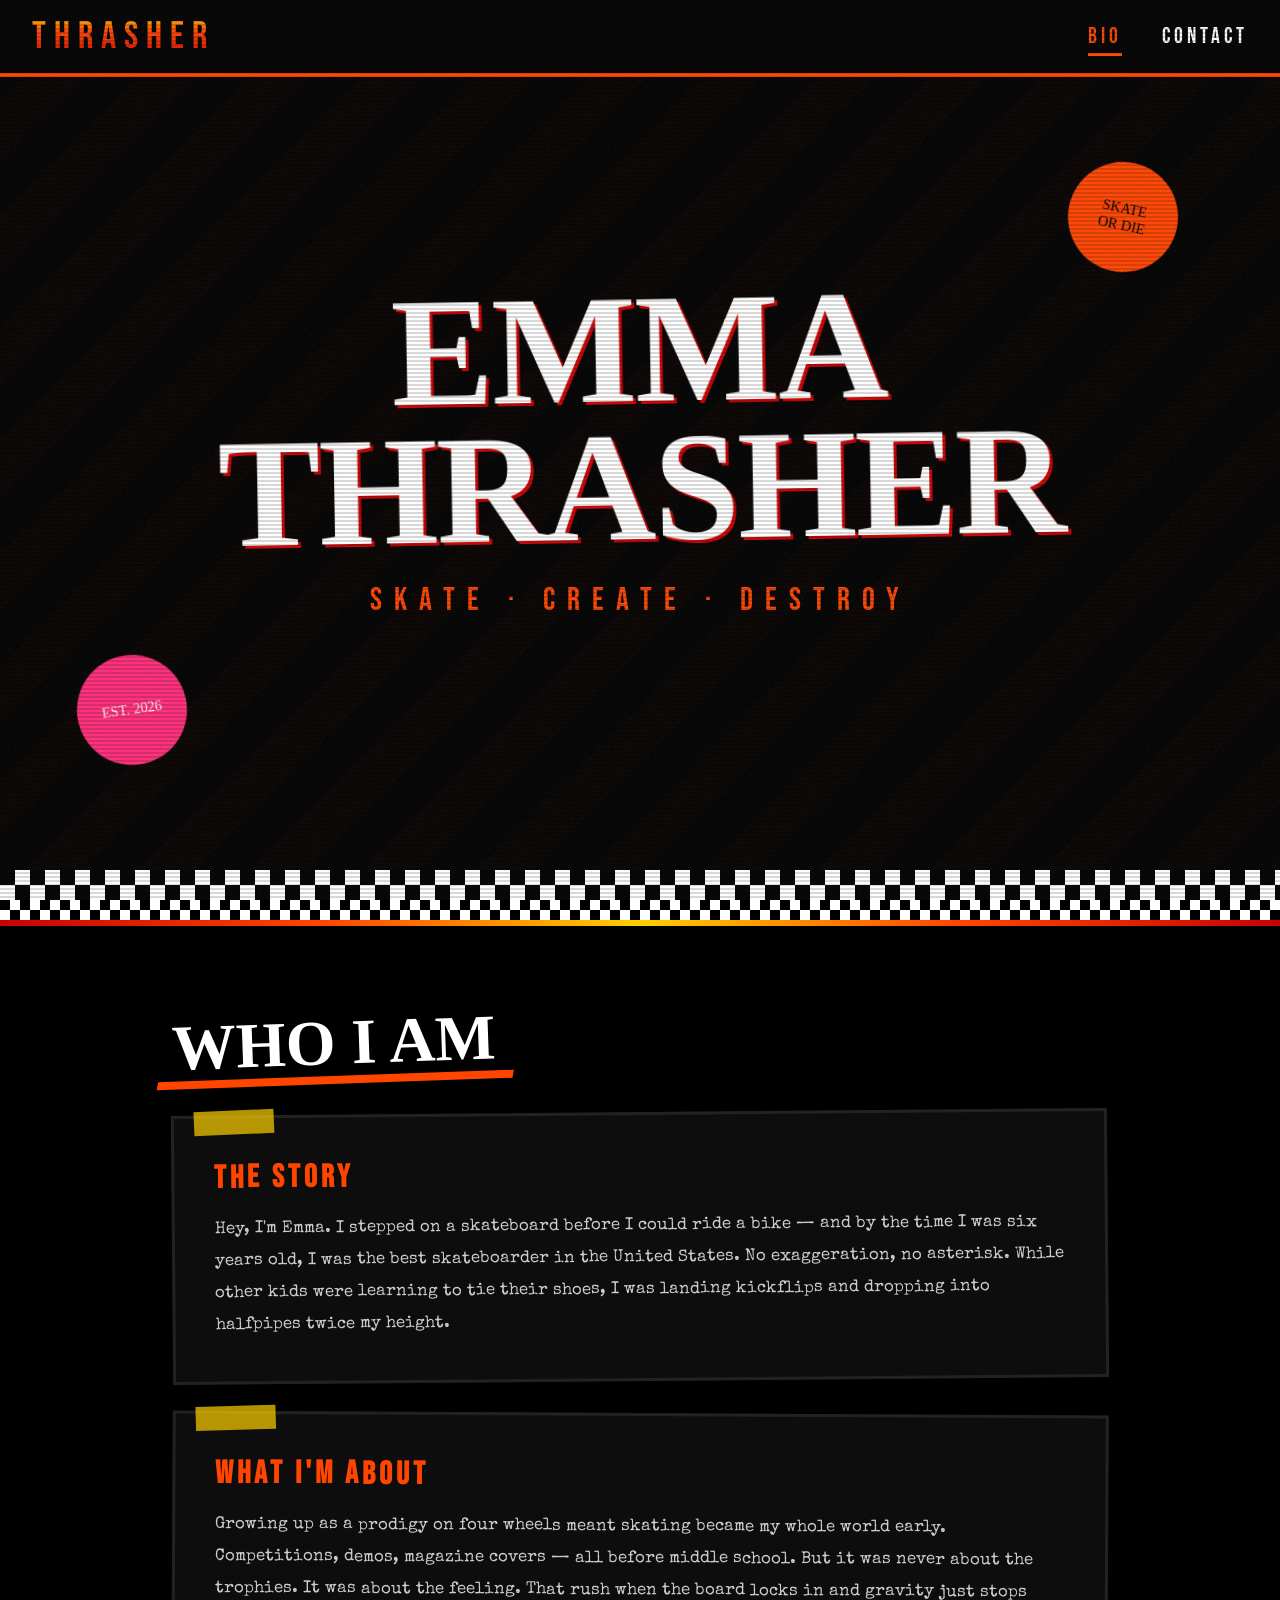
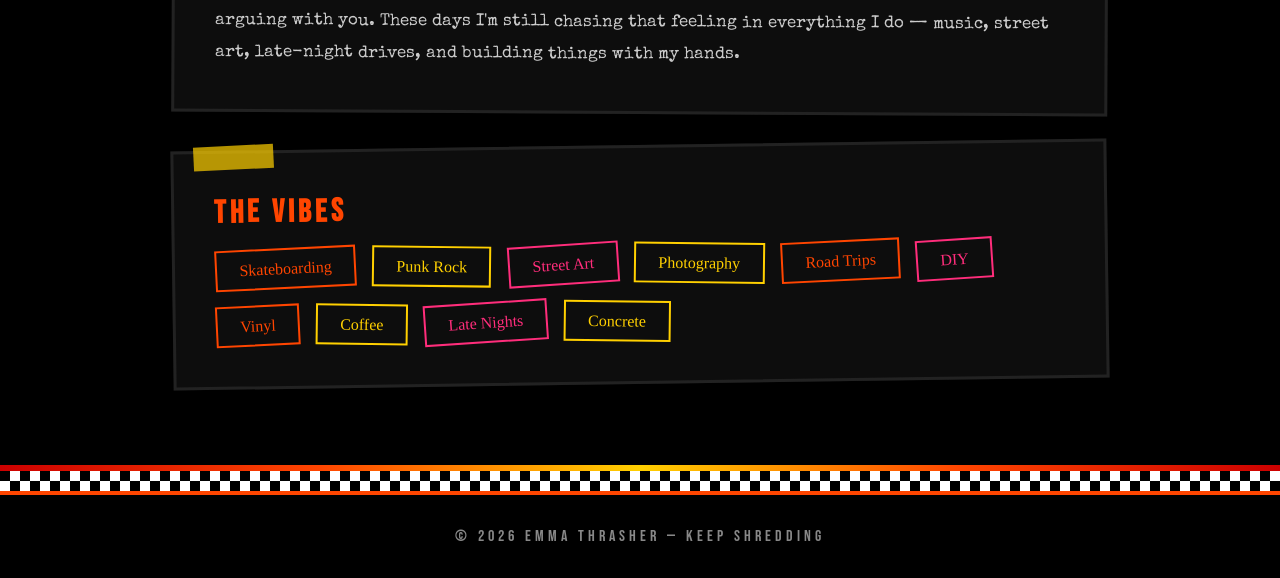
<file: index.html>
<!DOCTYPE html>
<html lang="en">
<head>
  <meta charset="UTF-8">
  <meta name="viewport" content="width=device-width, initial-scale=1.0">
  <title>EMMA THRASHER</title>
  <link rel="stylesheet" href="styles.css">
</head>
<body>

  <nav>
    <div class="logo">THRASHER</div>
    <ul class="nav-links">
      <li><a href="index.html" class="active">Bio</a></li>
      <li><a href="contact.html">Contact</a></li>
    </ul>
  </nav>

  <section class="hero">
    <div class="sticker sticker-1">SKATE OR DIE</div>
    <div class="sticker sticker-2">EST. 2026</div>
    <h1 class="hero-name">Emma<br>Thrasher</h1>
    <p class="hero-sub">Skate &middot; Create &middot; Destroy</p>
  </section>

  <div class="checker-strip"></div>
  <div class="divider"></div>

  <section class="section">
    <h2 class="section-title">Who I Am</h2>
    <div class="bio-grid">

      <div class="bio-card">
        <h2>The Story</h2>
        <p>
          Hey, I'm Emma. I stepped on a skateboard before I could ride a bike — and by
          the time I was six years old, I was the best skateboarder in the United States.
          No exaggeration, no asterisk. While other kids were learning to tie their shoes,
          I was landing kickflips and dropping into halfpipes twice my height.
        </p>
      </div>

      <div class="bio-card">
        <h2>What I'm About</h2>
        <p>
          Growing up as a prodigy on four wheels meant skating became my whole world early.
          Competitions, demos, magazine covers — all before middle school. But it was never
          about the trophies. It was about the feeling. That rush when the board locks in
          and gravity just stops arguing with you. These days I'm still chasing that feeling
          in everything I do — music, street art, late-night drives, and building things
          with my hands.
        </p>
      </div>

      <div class="bio-card">
        <h2>The Vibes</h2>
        <div class="tag-wall">
          <span class="tag">Skateboarding</span>
          <span class="tag">Punk Rock</span>
          <span class="tag">Street Art</span>
          <span class="tag">Photography</span>
          <span class="tag">Road Trips</span>
          <span class="tag">DIY</span>
          <span class="tag">Vinyl</span>
          <span class="tag">Coffee</span>
          <span class="tag">Late Nights</span>
          <span class="tag">Concrete</span>
        </div>
      </div>

    </div>
  </section>

  <div class="divider"></div>
  <div class="checker-strip"></div>

  <footer>
    &copy; 2026 Emma Thrasher &mdash; Keep Shredding
  </footer>

</body>
</html>
</file>
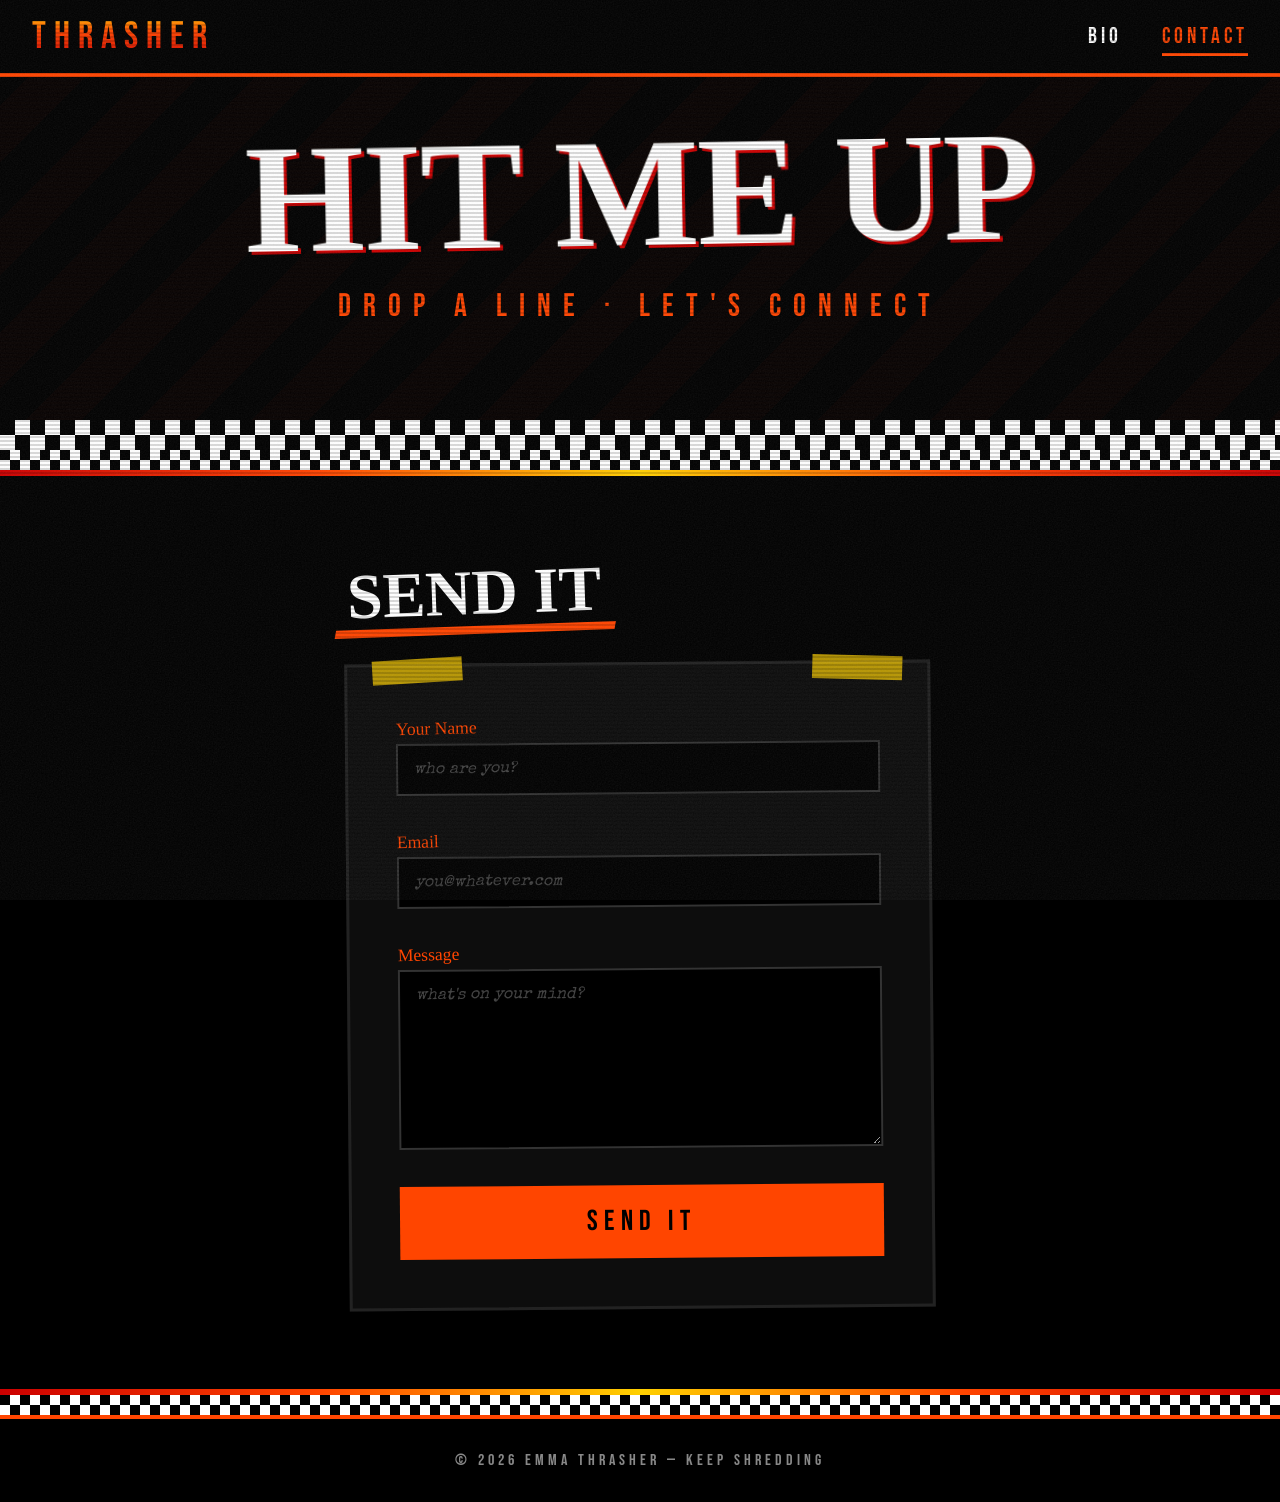
<file: contact.html>
<!DOCTYPE html>
<html lang="en">
<head>
  <meta charset="UTF-8">
  <meta name="viewport" content="width=device-width, initial-scale=1.0">
  <title>CONTACT — EMMA THRASHER</title>
  <link rel="stylesheet" href="styles.css">
</head>
<body>

  <nav>
    <div class="logo">THRASHER</div>
    <ul class="nav-links">
      <li><a href="index.html">Bio</a></li>
      <li><a href="contact.html" class="active">Contact</a></li>
    </ul>
  </nav>

  <section class="hero" style="min-height: 50vh;">
    <h1 class="hero-name">Hit Me Up</h1>
    <p class="hero-sub">Drop a line &middot; Let's connect</p>
  </section>

  <div class="checker-strip"></div>
  <div class="divider"></div>

  <div class="contact-wrap">
    <h2 class="section-title" style="margin-bottom: 2rem;">Send It</h2>

    <form class="contact-form" onsubmit="handleSubmit(event)">
      <div class="form-group">
        <label for="name">Your Name</label>
        <input type="text" id="name" name="name" placeholder="who are you?" required>
      </div>

      <div class="form-group">
        <label for="email">Email</label>
        <input type="email" id="email" name="email" placeholder="you@whatever.com" required>
      </div>

      <div class="form-group">
        <label for="message">Message</label>
        <textarea id="message" name="message" placeholder="what's on your mind?" required></textarea>
      </div>

      <button type="submit" class="submit-btn">SEND IT</button>
      <p class="form-status" id="formStatus"></p>
    </form>
  </div>

  <div class="divider"></div>
  <div class="checker-strip"></div>

  <footer>
    &copy; 2026 Emma Thrasher &mdash; Keep Shredding
  </footer>

  <script>
    function handleSubmit(e) {
      e.preventDefault();
      const status = document.getElementById('formStatus');
      status.style.display = 'block';
      status.textContent = 'MESSAGE SENT. STAY RAD.';
      e.target.reset();
      setTimeout(() => { status.style.display = 'none'; }, 4000);
    }
  </script>

</body>
</html>
</file>
<file: styles.css>
@import url('https://fonts.googleapis.com/css2?family=Permanent+Marker&family=Bebas+Neue&family=Special+Elite&display=swap');

* {
  margin: 0;
  padding: 0;
  box-sizing: border-box;
}

:root {
  --flame-orange: #ff4500;
  --flame-yellow: #ffd000;
  --flame-red: #cc0000;
  --hot-pink: #ff2d7b;
  --black: #000;
  --off-black: #0d0d0d;
  --white: #fff;
  --grey: #888;
}

html { scroll-behavior: smooth; }

body {
  background: var(--black);
  color: var(--white);
  font-family: 'Special Elite', monospace;
  overflow-x: hidden;
  cursor: crosshair;
}

/* ========= GRIT TEXTURE ========= */
body::after {
  content: '';
  position: fixed;
  inset: 0;
  background-image: url("data:image/svg+xml,%3Csvg width='300' height='300' xmlns='http://www.w3.org/2000/svg'%3E%3Cfilter id='g'%3E%3CfeTurbulence type='fractalNoise' baseFrequency='0.75' numOctaves='4'/%3E%3CfeColorMatrix type='saturate' values='0'/%3E%3C/filter%3E%3Crect width='100%25' height='100%25' filter='url(%23g)' opacity='0.08'/%3E%3C/svg%3E");
  pointer-events: none;
  z-index: 9999;
}

/* ========= SCANLINES ========= */
body::before {
  content: '';
  position: fixed;
  inset: 0;
  background: repeating-linear-gradient(
    0deg,
    transparent,
    transparent 2px,
    rgba(0,0,0,0.15) 2px,
    rgba(0,0,0,0.15) 4px
  );
  pointer-events: none;
  z-index: 9998;
}

/* ========= NAV ========= */
nav {
  position: fixed;
  top: 0;
  width: 100%;
  z-index: 1000;
  display: flex;
  justify-content: space-between;
  align-items: center;
  padding: 0.8rem 2rem;
  background: var(--black);
  border-bottom: 4px solid var(--flame-orange);
}

.logo {
  font-family: 'Bebas Neue', sans-serif;
  font-size: 2.4rem;
  letter-spacing: 8px;
  text-transform: uppercase;
  color: var(--white);
  background: linear-gradient(180deg, var(--flame-yellow) 0%, var(--flame-orange) 40%, var(--flame-red) 100%);
  -webkit-background-clip: text;
  -webkit-text-fill-color: transparent;
  background-clip: text;
  text-shadow: none;
  position: relative;
}

/* flame flicker on logo */
.logo::after {
  content: 'THRASHER';
  position: absolute;
  left: 0;
  top: 0;
  font-family: 'Bebas Neue', sans-serif;
  font-size: 2.4rem;
  letter-spacing: 8px;
  background: linear-gradient(180deg, var(--flame-yellow), var(--flame-red));
  -webkit-background-clip: text;
  -webkit-text-fill-color: transparent;
  background-clip: text;
  opacity: 0;
  animation: logo-burn 4s infinite;
}

@keyframes logo-burn {
  0%, 90%, 100% { opacity: 0; filter: blur(0); }
  92% { opacity: 0.6; filter: blur(1px); transform: translateX(-1px); }
  94% { opacity: 0; }
  96% { opacity: 0.4; filter: blur(2px); transform: translateX(1px); }
}

.nav-links {
  display: flex;
  gap: 2.5rem;
  list-style: none;
}

.nav-links a {
  font-family: 'Bebas Neue', sans-serif;
  font-size: 1.4rem;
  letter-spacing: 4px;
  text-transform: uppercase;
  text-decoration: none;
  color: var(--white);
  position: relative;
  transition: color 0.2s;
}

.nav-links a:hover {
  color: var(--flame-orange);
  animation: glitch-text 0.3s steps(2) forwards;
}

.nav-links a.active {
  color: var(--flame-orange);
}

.nav-links a.active::after {
  content: '';
  position: absolute;
  bottom: -6px;
  left: 0;
  right: 0;
  height: 3px;
  background: var(--flame-orange);
}

@keyframes glitch-text {
  0% { transform: translate(0); }
  25% { transform: translate(-2px, 1px); }
  50% { transform: translate(2px, -1px); }
  75% { transform: translate(-1px, -1px); }
  100% { transform: translate(0); }
}

/* ========= HERO ========= */
.hero {
  min-height: 100vh;
  display: flex;
  flex-direction: column;
  justify-content: center;
  align-items: center;
  text-align: center;
  padding: 2rem;
  position: relative;
  overflow: hidden;
}

/* huge diagonal stripes bg */
.hero::before {
  content: '';
  position: absolute;
  inset: -50%;
  background: repeating-linear-gradient(
    -45deg,
    transparent,
    transparent 40px,
    rgba(255,69,0,0.03) 40px,
    rgba(255,69,0,0.03) 80px
  );
  animation: stripe-scroll 20s linear infinite;
}

@keyframes stripe-scroll {
  0% { transform: translateX(0); }
  100% { transform: translateX(113px); }
}

/* checkerboard accent */
.hero::after {
  content: '';
  position: absolute;
  bottom: 0;
  left: 0;
  right: 0;
  height: 30px;
  background: repeating-conic-gradient(var(--white) 0% 25%, var(--black) 0% 50%) 0 0 / 30px 30px;
}

.hero-name {
  font-family: 'Permanent Marker', cursive;
  font-size: clamp(4rem, 12vw, 10rem);
  text-transform: uppercase;
  line-height: 0.9;
  letter-spacing: -2px;
  position: relative;
  z-index: 1;
  color: var(--white);
  /* rough text shadow stack for a "stamped" look */
  text-shadow:
    3px 3px 0 var(--flame-red),
    6px 6px 0 rgba(0,0,0,0.4);
  animation: hero-slam 0.6s cubic-bezier(0.22, 1, 0.36, 1) both;
}

@keyframes hero-slam {
  0% { transform: scale(1.8) rotate(-3deg); opacity: 0; }
  100% { transform: scale(1) rotate(-1deg); opacity: 1; }
}

.hero-sub {
  font-family: 'Bebas Neue', sans-serif;
  font-size: clamp(1.2rem, 3vw, 2rem);
  letter-spacing: 12px;
  text-transform: uppercase;
  color: var(--flame-orange);
  margin-top: 1.5rem;
  position: relative;
  z-index: 1;
  animation: fade-up 0.8s 0.3s both;
}

@keyframes fade-up {
  0% { opacity: 0; transform: translateY(30px); }
  100% { opacity: 1; transform: translateY(0); }
}

/* sticker badge */
.sticker {
  position: absolute;
  z-index: 2;
  font-family: 'Permanent Marker', cursive;
  font-size: 0.9rem;
  padding: 0.8rem 1.5rem;
  border-radius: 50%;
  width: 110px;
  height: 110px;
  display: flex;
  align-items: center;
  justify-content: center;
  text-align: center;
  line-height: 1.2;
}

.sticker-1 {
  top: 18%;
  right: 8%;
  background: var(--flame-orange);
  color: var(--black);
  transform: rotate(12deg);
  animation: sticker-pop 0.5s 0.8s both;
}

.sticker-2 {
  bottom: 15%;
  left: 6%;
  background: var(--hot-pink);
  color: var(--white);
  transform: rotate(-8deg);
  animation: sticker-pop 0.5s 1s both;
}

@keyframes sticker-pop {
  0% { transform: scale(0) rotate(0deg); }
  60% { transform: scale(1.2) rotate(15deg); }
  100% { transform: scale(1) rotate(var(--r, 12deg)); }
}

.sticker-2 { --r: -8deg; }

/* ========= SECTION DIVIDER ========= */
.divider {
  height: 6px;
  background: linear-gradient(90deg, var(--flame-red), var(--flame-orange), var(--flame-yellow), var(--flame-orange), var(--flame-red));
  position: relative;
}

/* ========= CONTENT SECTIONS ========= */
.section {
  padding: 5rem 2rem;
  max-width: 1000px;
  margin: 0 auto;
  position: relative;
}

.section-title {
  font-family: 'Permanent Marker', cursive;
  font-size: clamp(2.5rem, 6vw, 4rem);
  text-transform: uppercase;
  color: var(--white);
  margin-bottom: 2rem;
  display: inline-block;
  position: relative;
  transform: rotate(-2deg);
}

.section-title::after {
  content: '';
  position: absolute;
  bottom: -4px;
  left: -5%;
  width: 110%;
  height: 8px;
  background: var(--flame-orange);
  transform: skewX(-12deg);
}

/* ========= BIO CARDS ========= */
.bio-grid {
  display: grid;
  gap: 2rem;
}

.bio-card {
  background: var(--off-black);
  border: 3px solid #222;
  padding: 2.5rem;
  position: relative;
  transform: rotate(var(--tilt, 0deg));
  transition: transform 0.3s, border-color 0.3s;
}

.bio-card:hover {
  transform: rotate(0deg) scale(1.01);
  border-color: var(--flame-orange);
}

.bio-card:nth-child(1) { --tilt: -0.5deg; }
.bio-card:nth-child(2) { --tilt: 0.3deg; }
.bio-card:nth-child(3) { --tilt: -0.8deg; }

/* tape strip on top corner */
.bio-card::before {
  content: '';
  position: absolute;
  top: -8px;
  left: 20px;
  width: 80px;
  height: 24px;
  background: rgba(255, 208, 0, 0.7);
  transform: rotate(-2deg);
}

.bio-card h2 {
  font-family: 'Bebas Neue', sans-serif;
  font-size: 2rem;
  letter-spacing: 4px;
  text-transform: uppercase;
  color: var(--flame-orange);
  margin-bottom: 1rem;
}

.bio-card p {
  font-size: 1.05rem;
  line-height: 1.9;
  color: #ccc;
}

/* ========= INTERESTS TAGS ========= */
.tag-wall {
  display: flex;
  flex-wrap: wrap;
  gap: 1rem;
  margin-top: 0.5rem;
}

.tag {
  display: inline-block;
  padding: 0.6rem 1.4rem;
  font-family: 'Permanent Marker', cursive;
  font-size: 1rem;
  border: 2px solid;
  transform: rotate(var(--r, 0deg));
  transition: all 0.2s;
  cursor: default;
}

.tag:hover {
  transform: rotate(0deg) scale(1.1);
  color: var(--black) !important;
}

.tag:nth-child(odd) { --r: -2deg; border-color: var(--flame-orange); color: var(--flame-orange); }
.tag:nth-child(even) { --r: 1.5deg; border-color: var(--flame-yellow); color: var(--flame-yellow); }
.tag:nth-child(3n) { --r: -3deg; border-color: var(--hot-pink); color: var(--hot-pink); }

.tag:nth-child(odd):hover { background: var(--flame-orange); }
.tag:nth-child(even):hover { background: var(--flame-yellow); }
.tag:nth-child(3n):hover { background: var(--hot-pink); }

/* ========= CONTACT FORM ========= */
.contact-wrap {
  max-width: 650px;
  margin: 0 auto;
  padding: 5rem 2rem;
}

.contact-form {
  background: var(--off-black);
  border: 3px solid #222;
  padding: 3rem;
  position: relative;
  transform: rotate(-0.5deg);
}

/* tape strips */
.contact-form::before,
.contact-form::after {
  content: '';
  position: absolute;
  width: 90px;
  height: 24px;
  background: rgba(255, 208, 0, 0.7);
}
.contact-form::before { top: -8px; left: 25px; transform: rotate(-3deg); }
.contact-form::after { top: -8px; right: 25px; transform: rotate(2deg); }

.form-group {
  margin-bottom: 2rem;
}

.form-group label {
  display: block;
  font-family: 'Permanent Marker', cursive;
  font-size: 1.1rem;
  color: var(--flame-orange);
  margin-bottom: 0.5rem;
  transform: rotate(-1deg);
}

.form-group input,
.form-group textarea {
  width: 100%;
  padding: 1rem;
  background: var(--black);
  border: 2px solid #333;
  color: var(--white);
  font-family: 'Special Elite', monospace;
  font-size: 1rem;
  transition: border-color 0.3s, box-shadow 0.3s;
}

.form-group input:focus,
.form-group textarea:focus {
  outline: none;
  border-color: var(--flame-orange);
  box-shadow: 0 0 20px rgba(255, 69, 0, 0.2);
}

.form-group input::placeholder,
.form-group textarea::placeholder {
  color: #444;
  font-style: italic;
}

.form-group textarea {
  min-height: 180px;
  resize: vertical;
}

.submit-btn {
  display: block;
  width: 100%;
  padding: 1.2rem;
  background: var(--flame-orange);
  color: var(--black);
  font-family: 'Bebas Neue', sans-serif;
  font-size: 1.8rem;
  letter-spacing: 6px;
  text-transform: uppercase;
  border: none;
  cursor: pointer;
  position: relative;
  overflow: hidden;
  transition: transform 0.2s;
}

.submit-btn:hover {
  transform: scale(1.02) rotate(-0.5deg);
  background: var(--flame-yellow);
}

.submit-btn:active {
  transform: scale(0.98);
}

/* glitch flash on hover */
.submit-btn::after {
  content: '';
  position: absolute;
  inset: 0;
  background: var(--flame-red);
  opacity: 0;
  transition: opacity 0.1s;
}

.submit-btn:hover::after {
  animation: btn-flash 0.4s steps(3);
}

@keyframes btn-flash {
  0% { opacity: 0; }
  33% { opacity: 0.3; }
  66% { opacity: 0; }
  100% { opacity: 0; }
}

.form-status {
  text-align: center;
  margin-top: 1.2rem;
  font-family: 'Permanent Marker', cursive;
  font-size: 1.2rem;
  color: var(--flame-yellow);
  display: none;
}

/* ========= FOOTER ========= */
footer {
  border-top: 4px solid var(--flame-orange);
  text-align: center;
  padding: 2rem;
  font-family: 'Bebas Neue', sans-serif;
  font-size: 1rem;
  letter-spacing: 4px;
  color: var(--grey);
  text-transform: uppercase;
}

/* ========= CHECKERBOARD TOP STRIP ========= */
.checker-strip {
  height: 20px;
  background: repeating-conic-gradient(var(--white) 0% 25%, var(--black) 0% 50%) 0 0 / 20px 20px;
}

/* ========= RESPONSIVE ========= */
@media (max-width: 600px) {
  nav { padding: 0.6rem 1rem; }
  .logo { font-size: 1.6rem; letter-spacing: 4px; }
  .nav-links { gap: 1.5rem; }
  .nav-links a { font-size: 1.1rem; letter-spacing: 2px; }
  .bio-card { padding: 1.5rem; }
  .contact-form { padding: 1.5rem; }
  .sticker { display: none; }
}
</file>
